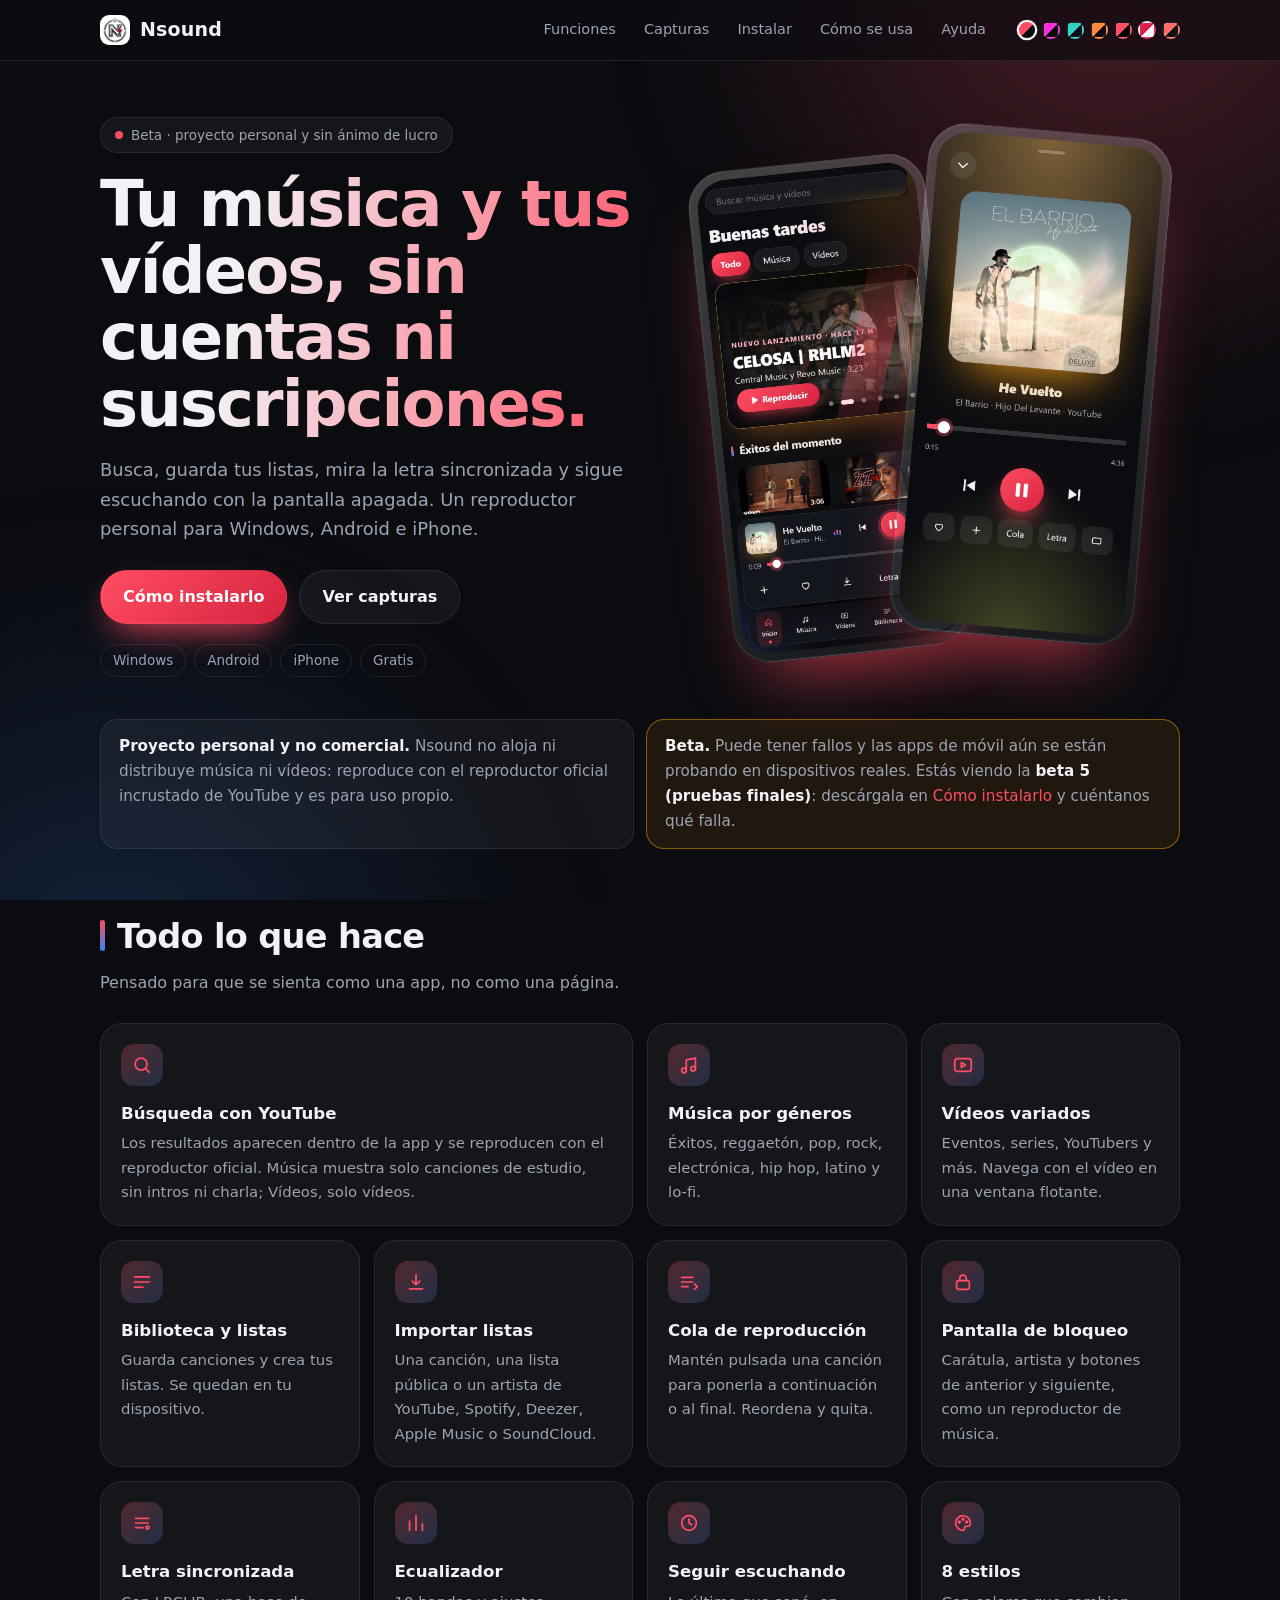
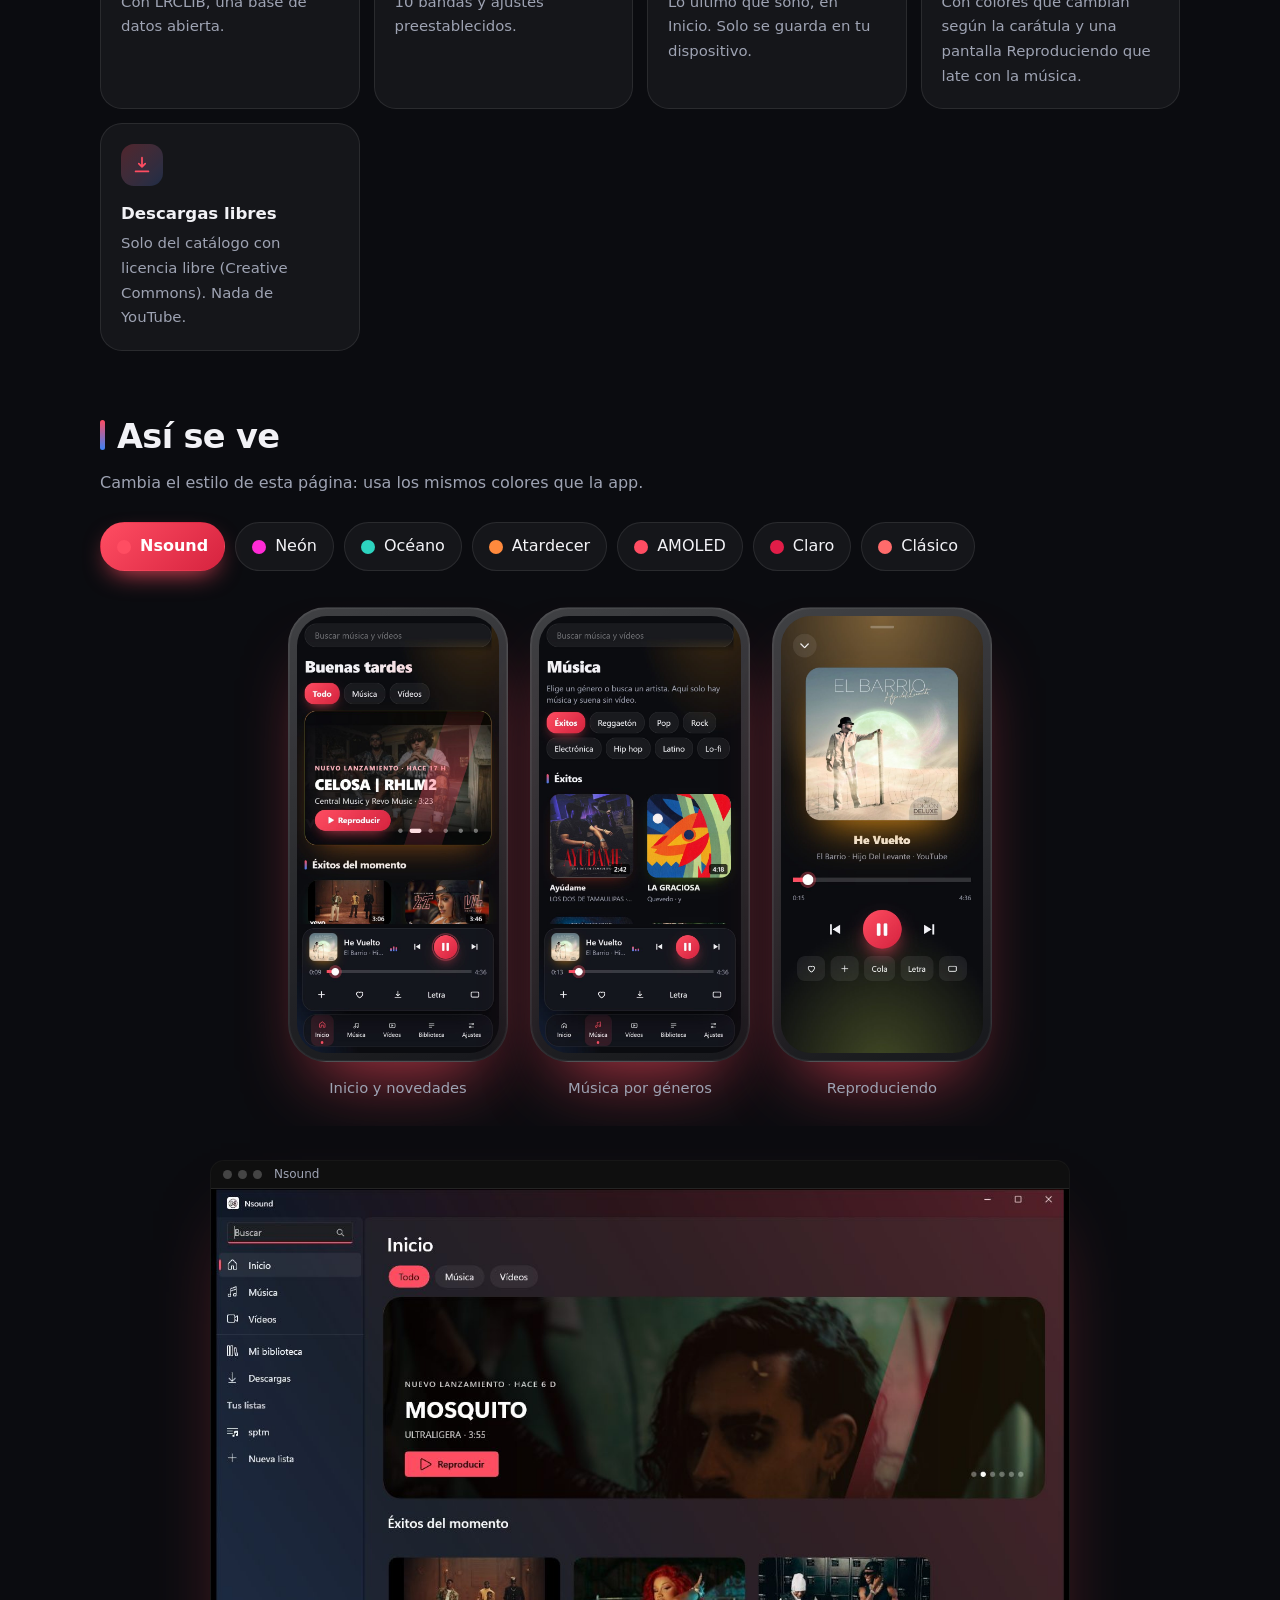
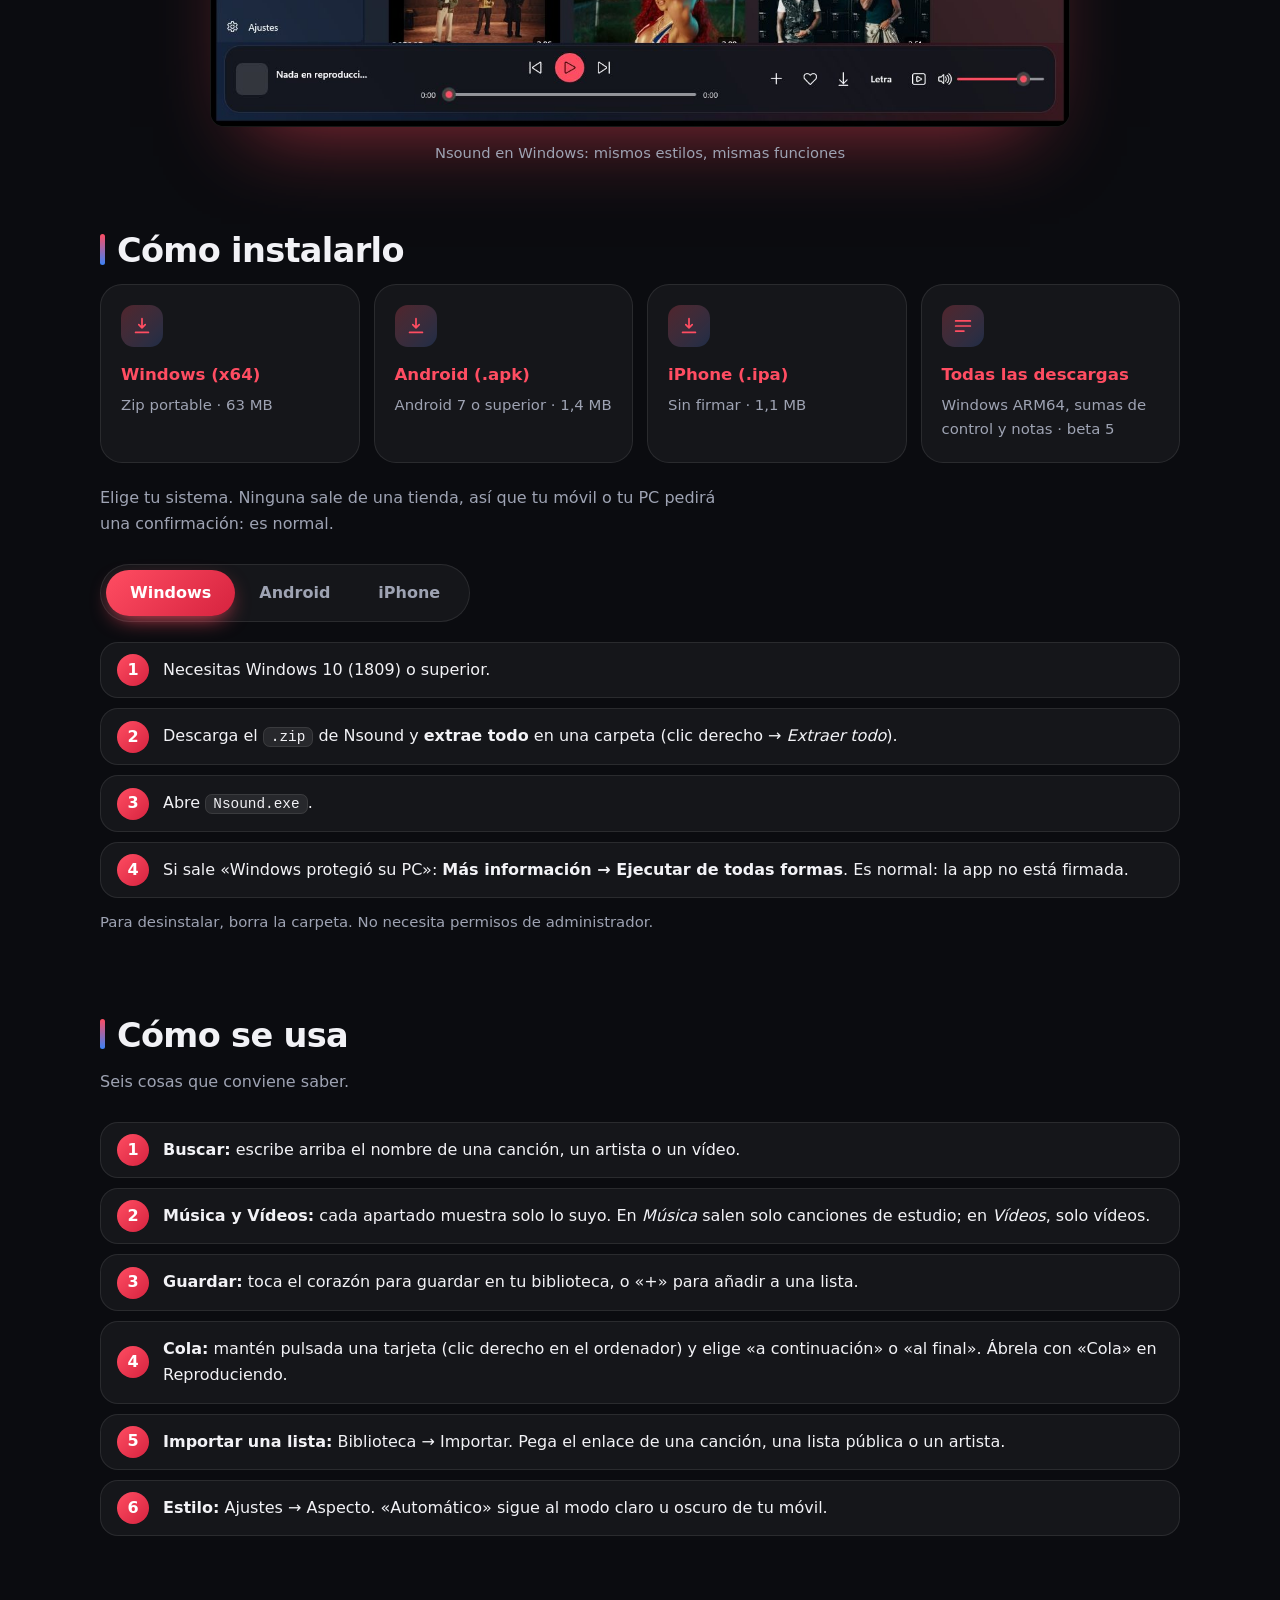
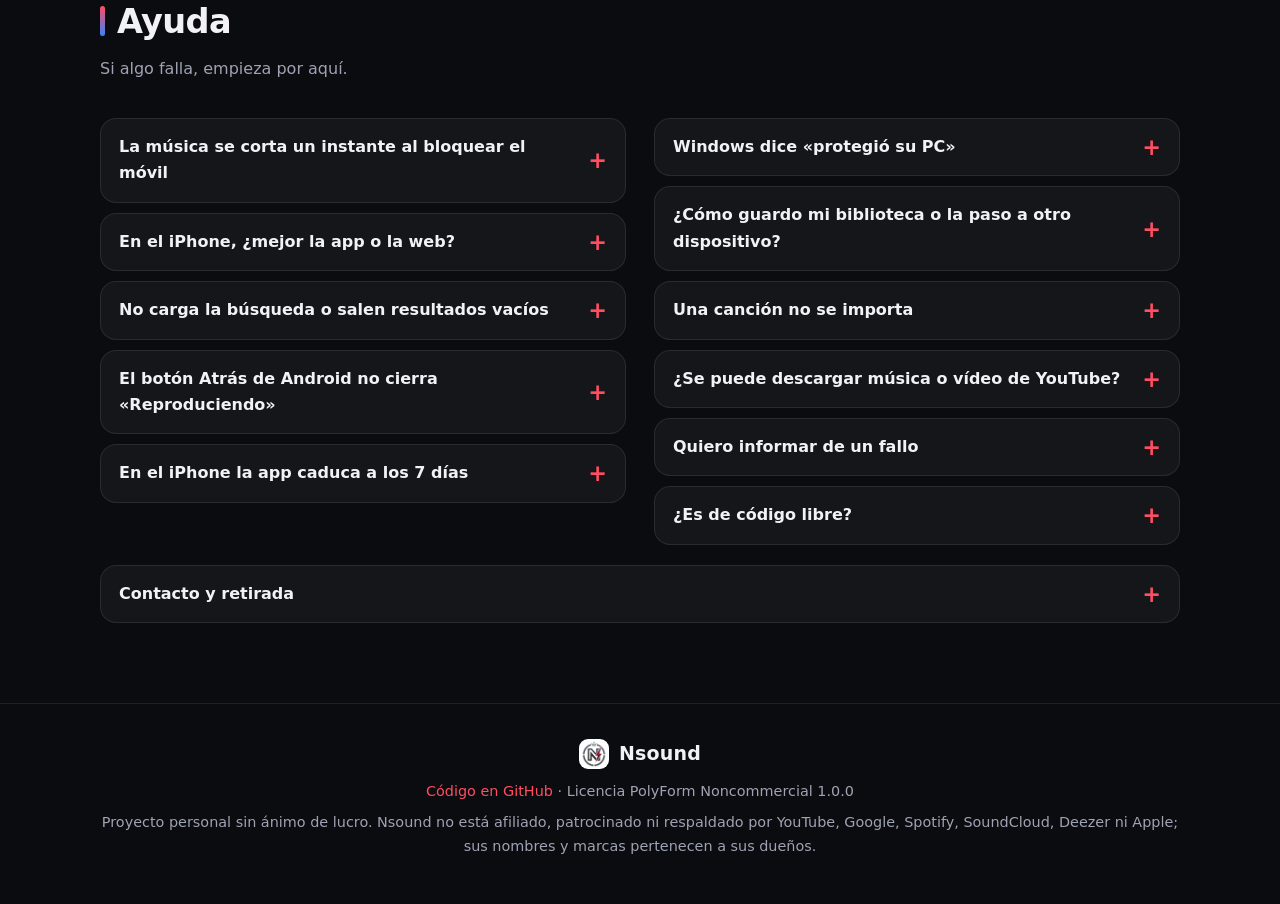
<file: site/index.html>
<!doctype html>
<html lang="es">
<head>
<meta charset="utf-8">
<meta name="viewport" content="width=device-width,initial-scale=1,viewport-fit=cover">
<title>Nsound</title>
<meta name="description" content="Reproductor personal de música y vídeo, gratuito y sin ánimo de lucro, para Windows, Android e iPhone.">
<meta name="theme-color" content="#0b0c10">
<link rel="icon" href="logo.png">
<link rel="apple-touch-icon" href="logo.png">
<style>
@property --hue { syntax: '<number>'; inherits: true; initial-value: 350; }
:root {
  --bg: #0b0c10; --card: rgba(255,255,255,.045); --line: rgba(255,255,255,.09); --tx: #f2f2f6; --mut: #9ea3b3;
  --ac: #ff4d62; --ac2: #d6233f; --blue: #3b82f6; --on: #fff; --w: 255,255,255;
  --r: 22px;
}
:root[data-t="neon"]      { --bg:#07060d; --ac:#ff2bd6; --ac2:#a815d6; --blue:#7c3aed; }
:root[data-t="oceano"]    { --bg:#05111b; --ac:#2dd4bf; --ac2:#0e9aa7; --blue:#38bdf8; --on:#04202a; }
:root[data-t="atardecer"] { --bg:#130b0d; --ac:#ff8a3d; --ac2:#e5484d; --blue:#f43f5e; --on:#2a0f08; }
:root[data-t="amoled"]    { --bg:#000; }
:root[data-t="claro"]     { --bg:#f4f5f8; --card:rgba(20,22,40,.045); --line:rgba(20,22,40,.12); --tx:#14161f; --mut:#5b6072; --ac:#e11d48; --ac2:#be123c; --w:20,22,40; }
:root[data-t="clasico"]   { --bg:#121214; --ac:#ff6b6b; --ac2:#e04a4a; --blue:#4a8cff; }
* { box-sizing: border-box; }
html { scroll-behavior: smooth; scroll-padding-top: 76px; }
body { margin: 0; background: var(--bg); color: var(--tx); font: 16px/1.65 system-ui, -apple-system, "Segoe UI", Roboto, sans-serif; overflow-x: hidden; transition: background .6s, color .4s; -webkit-text-size-adjust: 100%; }
img { max-width: 100%; display: block; }
a { color: var(--ac); text-decoration: none; } a:hover { text-decoration: underline; }
:focus-visible { outline: 2px solid var(--ac); outline-offset: 3px; border-radius: 8px; }
.w { width: min(1080px, 100% - 32px); margin: 0 auto; }

/* Ambiente: dos brillos que se desplazan despacio (solo transform: barato) */
.amb { position: fixed; inset: 0; z-index: 0; pointer-events: none; overflow: hidden; }
.amb i { position: absolute; width: 70vmax; height: 70vmax; border-radius: 50%; filter: blur(70px); opacity: .5; will-change: transform; }
.amb i:nth-child(1) { top: -38vmax; right: -22vmax; background: radial-gradient(closest-side, color-mix(in srgb, var(--ac) 55%, transparent), transparent); animation: drift 26s ease-in-out infinite alternate; }
.amb i:nth-child(2) { bottom: -42vmax; left: -26vmax; background: radial-gradient(closest-side, color-mix(in srgb, var(--blue) 40%, transparent), transparent); animation: drift 32s ease-in-out infinite alternate-reverse; }
@keyframes drift { from { transform: translate3d(0,0,0) scale(1); } to { transform: translate3d(-6vmax, 5vmax, 0) scale(1.15); } }
main, header.top, footer { position: relative; z-index: 1; }

/* Barra superior de cristal */
header.top { position: sticky; top: 0; z-index: 20; backdrop-filter: blur(16px) saturate(1.4); -webkit-backdrop-filter: blur(16px) saturate(1.4); background: color-mix(in srgb, var(--bg) 70%, transparent); border-bottom: 1px solid var(--line); }
.bar { display: flex; align-items: center; gap: 14px; height: 60px; }
.brand { display: flex; align-items: center; gap: 10px; font-weight: 800; font-size: 19px; letter-spacing: .01em; color: var(--tx); }
.brand img { width: 30px; height: 30px; border-radius: 9px; }
.brand:hover { text-decoration: none; }
nav.links { margin-left: auto; display: flex; gap: 4px; }
nav.links a { color: var(--mut); padding: 8px 12px; border-radius: 999px; font-size: 14.5px; transition: background .2s, color .2s; }
nav.links a:hover { color: var(--tx); background: var(--card); text-decoration: none; }
.dots { display: flex; gap: 6px; margin-left: 6px; }
.dots button { width: 18px; height: 18px; border-radius: 50%; border: 2px solid var(--line); padding: 0; cursor: pointer; transition: transform .2s, border-color .2s; }
.dots button:hover { transform: scale(1.2); } .dots button[aria-pressed=true] { border-color: var(--tx); transform: scale(1.15); }
@media (max-width: 760px) { nav.links { display: none; } .dots { margin-left: auto; } }

/* Portada */
.hero { display: grid; grid-template-columns: 1.05fr .95fr; gap: 28px; align-items: center; padding: 56px 0 34px; }
.pill { display: inline-flex; align-items: center; gap: 8px; padding: 6px 14px; border-radius: 999px; background: var(--card); border: 1px solid var(--line); color: var(--mut); font-size: 13.5px; }
.pill b { width: 8px; height: 8px; border-radius: 50%; background: var(--ac); box-shadow: 0 0 0 0 var(--ac); animation: ping 2s infinite; }
@keyframes ping { 70% { box-shadow: 0 0 0 9px transparent; } 100% { box-shadow: 0 0 0 0 transparent; } }
h1 { font-size: clamp(2.3rem, 6vw, 4rem); line-height: 1.04; letter-spacing: -.03em; margin: 18px 0 14px; font-weight: 850; background: linear-gradient(100deg, var(--tx) 25%, var(--ac)); -webkit-background-clip: text; background-clip: text; -webkit-text-fill-color: transparent; }
.lead { color: var(--mut); font-size: 1.12rem; max-width: 33rem; }
.cta { display: flex; flex-wrap: wrap; gap: 12px; margin: 26px 0 20px; }
.btn { display: inline-flex; align-items: center; gap: 8px; padding: 13px 22px; border-radius: 999px; font-weight: 700; border: 1px solid var(--line); background: var(--card); color: var(--tx); transition: transform .18s, box-shadow .25s, background .2s; }
.btn:hover { transform: translateY(-2px); text-decoration: none; }
.btn.main { background: linear-gradient(135deg, var(--ac), var(--ac2)); color: var(--on); border-color: transparent; box-shadow: 0 14px 34px -12px var(--ac); }
.btn.main:hover { box-shadow: 0 18px 40px -10px var(--ac); }
.plats { display: flex; gap: 8px; flex-wrap: wrap; } .plats span { font-size: 13.5px; color: var(--mut); padding: 4px 12px; border: 1px solid var(--line); border-radius: 999px; }

/* Móviles de la portada */
.stage { position: relative; height: 520px; display: flex; justify-content: center; }
.phone { position: absolute; width: 238px; padding: 8px; border-radius: 38px; background: linear-gradient(160deg, rgba(var(--w),.22), rgba(var(--w),.05)); border: 1px solid var(--line); box-shadow: 0 40px 70px -30px color-mix(in srgb, var(--ac) 70%, #000), inset 0 0 0 1px rgba(var(--w),.05); }
.phone img { border-radius: 30px; width: 100%; aspect-ratio: 364/788; object-fit: cover; background: #000; }
.phone.a { left: 6%; top: 24px; transform: rotate(-6deg); animation: float 7s ease-in-out infinite; }
.phone.b { right: 6%; top: 0; transform: rotate(5deg) scale(1.03); animation: float 8s ease-in-out -3s infinite; }
@keyframes float { 50% { translate: 0 -14px; } }
@media (max-width: 880px) { .hero { grid-template-columns: 1fr; padding-top: 34px; } .stage { height: 470px; } .phone { width: 206px; } }

/* Avisos */
.notes { display: grid; grid-template-columns: repeat(auto-fit, minmax(290px, 1fr)); gap: 12px; margin: 8px 0 8px; }
.note { padding: 14px 18px; border-radius: 18px; background: var(--card); border: 1px solid var(--line); color: var(--mut); font-size: .95rem; }
.note b { color: var(--tx); }
.note.warn { border-color: color-mix(in srgb, #f59e0b 50%, transparent); background: color-mix(in srgb, #f59e0b 9%, transparent); }

/* Secciones */
section { padding: 52px 0 6px; }
h2 { font-size: clamp(1.5rem, 3.4vw, 2.1rem); letter-spacing: -.02em; margin: 0 0 6px; }
h2::before { content: ''; display: inline-block; width: 5px; height: .9em; border-radius: 3px; margin-right: 12px; background: linear-gradient(var(--ac), var(--blue)); vertical-align: -.08em; }
.sub { color: var(--mut); margin: 0 0 26px; max-width: 40rem; }

/* Funciones: rejilla con brillo que sigue al cursor */
.grid { display: grid; grid-template-columns: repeat(auto-fit, minmax(235px, 1fr)); gap: 14px; }
.card { position: relative; padding: 20px; border-radius: var(--r); background: var(--card); border: 1px solid var(--line); overflow: hidden; transition: transform .3s cubic-bezier(.2,.8,.2,1), border-color .3s; }
.card::before { content: ''; position: absolute; inset: 0; background: radial-gradient(260px circle at var(--mx, 50%) var(--my, -30%), color-mix(in srgb, var(--ac) 22%, transparent), transparent 70%); opacity: 0; transition: opacity .3s; pointer-events: none; }
.card:hover { transform: translateY(-4px); border-color: color-mix(in srgb, var(--ac) 45%, var(--line)); } .card:hover::before { opacity: 1; }
.card.big { grid-column: span 2; } @media (max-width: 560px) { .card.big { grid-column: auto; } }
.ic { width: 42px; height: 42px; border-radius: 13px; display: grid; place-items: center; margin-bottom: 14px; background: linear-gradient(135deg, color-mix(in srgb, var(--ac) 26%, transparent), color-mix(in srgb, var(--blue) 20%, transparent)); color: var(--ac); }
.ic svg { width: 22px; height: 22px; fill: none; stroke: currentColor; stroke-width: 1.9; stroke-linecap: round; stroke-linejoin: round; }
.card h3 { margin: 0 0 4px; font-size: 1.04rem; } .card p { margin: 0; color: var(--mut); font-size: .93rem; }

/* Capturas */
.shots { display: flex; gap: 22px; overflow-x: auto; padding: 10px 6px 26px; scroll-snap-type: x mandatory; justify-content: safe center; scrollbar-width: thin; }
.shots figure { margin: 0; flex: 0 0 auto; scroll-snap-align: center; text-align: center; }
.phone img { transition: opacity .22s ease; } .phone img.swap { opacity: 0; }
.winshot { margin: 34px auto 0; max-width: 860px; text-align: center; }
.winframe { border-radius: 14px; overflow: hidden; border: 1px solid var(--line); background: #000; box-shadow: 0 40px 80px -40px color-mix(in srgb, var(--ac) 60%, #000); }
.wbar { display: flex; align-items: center; gap: 6px; height: 28px; padding: 0 12px; background: rgba(var(--w), .06); border-bottom: 1px solid var(--line); font-size: 12px; color: var(--mut); }
.wbar i { width: 9px; height: 9px; border-radius: 50%; background: rgba(var(--w), .22); } .wbar span { margin-left: 6px; }
.winframe img { width: 100%; display: block; transition: opacity .22s ease; } .winframe img.swap { opacity: 0; }
.winshot figcaption { color: var(--mut); font-size: .92rem; margin-top: 14px; }
.shots .phone { position: static; width: 220px; animation: none; transform: none; transition: transform .4s cubic-bezier(.2,.8,.2,1); }
.shots figure:hover .phone { transform: translateY(-8px) rotate(-1.5deg); }
.shots figcaption { color: var(--mut); font-size: .92rem; margin-top: 14px; }

/* Estilos de la web = estilos de la app */
.themes { display: flex; flex-wrap: wrap; gap: 10px; }
.chip { display: inline-flex; align-items: center; gap: 9px; padding: 10px 16px; border-radius: 999px; background: var(--card); border: 1px solid var(--line); color: var(--tx); font: inherit; cursor: pointer; transition: transform .15s, background .2s, box-shadow .25s; }
.chip i { width: 14px; height: 14px; border-radius: 50%; }
.chip:hover { transform: translateY(-2px); } .chip:active { transform: scale(.95); }
.chip[aria-pressed=true] { background: linear-gradient(135deg, var(--ac), var(--ac2)); color: var(--on); border-color: transparent; box-shadow: 0 10px 26px -10px var(--ac); font-weight: 700; }

/* Instalación */
.seg { position: relative; display: inline-flex; padding: 5px; border-radius: 999px; background: var(--card); border: 1px solid var(--line); margin-bottom: 20px; }
.seg button { position: relative; z-index: 1; padding: 10px 24px; border: 0; background: transparent; color: var(--mut); font: inherit; font-weight: 600; border-radius: 999px; cursor: pointer; transition: color .25s; }
.seg button[aria-selected=true] { color: var(--on); }
.seg .ind { position: absolute; top: 5px; bottom: 5px; left: 5px; border-radius: 999px; background: linear-gradient(135deg, var(--ac), var(--ac2)); box-shadow: 0 8px 22px -8px var(--ac); transition: transform .35s cubic-bezier(.3,1.2,.4,1), width .35s; }
.pane { display: none; } .pane.on { display: block; animation: rise .45s cubic-bezier(.2,.8,.2,1); }
@keyframes rise { from { opacity: 0; transform: translateY(12px); } }
ol.steps { list-style: none; margin: 0; padding: 0; counter-reset: s; display: grid; gap: 10px; }
ol.steps li { counter-increment: s; position: relative; padding: 14px 16px 14px 62px; border-radius: 18px; background: var(--card); border: 1px solid var(--line); }
ol.steps li::before { content: counter(s); position: absolute; left: 16px; top: 50%; translate: 0 -50%; width: 32px; height: 32px; border-radius: 50%; display: grid; place-items: center; font-weight: 800; color: var(--on); background: linear-gradient(135deg, var(--ac), var(--ac2)); }
code { background: rgba(var(--w), .08); border: 1px solid var(--line); border-radius: 7px; padding: 1px 7px; font-size: .9em; }
.hint { color: var(--mut); font-size: .93rem; margin-top: 12px; }

/* Ayuda */
details { background: var(--card); border: 1px solid var(--line); border-radius: 16px; padding: 0 18px; margin: 10px 0; transition: border-color .25s, background .25s; }
details[open] { border-color: color-mix(in srgb, var(--ac) 40%, var(--line)); background: color-mix(in srgb, var(--ac) 5%, var(--card)); }
summary { cursor: pointer; font-weight: 650; padding: 15px 0; list-style: none; display: flex; justify-content: space-between; gap: 12px; align-items: center; }
summary::-webkit-details-marker { display: none; }
summary::after { content: '+'; font-size: 1.4rem; line-height: 1; color: var(--ac); transition: transform .3s; flex: none; }
details[open] summary::after { transform: rotate(45deg); }
details p, details > div { margin: 0 0 16px; color: var(--mut); }
.two { display: grid; grid-template-columns: 1fr 1fr; gap: 0 28px; } @media (max-width: 820px) { .two { grid-template-columns: 1fr; } }

footer { margin-top: 64px; padding: 34px 0 46px; border-top: 1px solid var(--line); color: var(--mut); font-size: .9rem; text-align: center; }
footer .brand { justify-content: center; margin-bottom: 10px; }

/* Aparecer al hacer scroll (solo con JS; sin JS todo se ve) */
.js .rv { opacity: 0; transform: translateY(22px); transition: opacity .7s cubic-bezier(.2,.8,.2,1), transform .7s cubic-bezier(.2,.8,.2,1); transition-delay: var(--d, 0s); }
.js .rv.in { opacity: 1; transform: none; }
@media (prefers-reduced-motion: reduce) {
  *, *::before, *::after { animation: none !important; transition: none !important; scroll-behavior: auto !important; }
  .js .rv { opacity: 1; transform: none; }
}
</style>
</head>
<body>
<script>document.documentElement.classList.add('js');try{var t=localStorage.getItem('nsound-site-theme');if(t)document.documentElement.dataset.t=t}catch(e){}</script>
<svg width="0" height="0" style="position:absolute" aria-hidden="true"><defs>
<symbol id="i-search" viewBox="0 0 24 24"><circle cx="11" cy="11" r="6.5"/><path d="M16 16l4 4"/></symbol>
<symbol id="i-music" viewBox="0 0 24 24"><path d="M9 18V6.5l10-2V16"/><circle cx="6.5" cy="18" r="2.5"/><circle cx="16.5" cy="16" r="2.5"/></symbol>
<symbol id="i-video" viewBox="0 0 24 24"><rect x="3" y="5" width="18" height="14" rx="3"/><path d="M10.2 9.2v5.6l4.6-2.8z"/></symbol>
<symbol id="i-lib" viewBox="0 0 24 24"><path d="M4 6.5h16M4 12h16M4 17.5h9"/></symbol>
<symbol id="i-import" viewBox="0 0 24 24"><path d="M12 4v11m0 0-4-4m4 4 4-4M5 19.5h14"/></symbol>
<symbol id="i-lyrics" viewBox="0 0 24 24"><path d="M5 7h14M5 12h14M5 17h8"/><circle cx="18" cy="17" r="1.6"/></symbol>
<symbol id="i-eq" viewBox="0 0 24 24"><path d="M5 20V10M12 20V4M19 20v-7"/></symbol>
<symbol id="i-queue" viewBox="0 0 24 24"><path d="M4 7h12M4 12h12M4 17h7"/><path d="M18 14l3 3-3 3"/></symbol>
<symbol id="i-lock" viewBox="0 0 24 24"><rect x="5" y="10.5" width="14" height="9.5" rx="2.5"/><path d="M8.5 10.5V8a3.5 3.5 0 0 1 7 0v2.5"/></symbol>
<symbol id="i-clock" viewBox="0 0 24 24"><circle cx="12" cy="12" r="8"/><path d="M12 7.5V12l3 2"/></symbol>
<symbol id="i-pal" viewBox="0 0 24 24"><path d="M12 4a8 8 0 1 0 0 16c1.4 0 2-.9 1.6-2-.4-1.2.3-2.2 1.6-2.2H17a3 3 0 0 0 3-3A8 8 0 0 0 12 4z"/><circle cx="8" cy="11" r="1"/><circle cx="12" cy="8" r="1"/><circle cx="16" cy="11" r="1"/></symbol>
<symbol id="i-dl" viewBox="0 0 24 24"><path d="M12 4v10m0 0-3.5-3.5M12 14l3.5-3.5M5 19h14"/></symbol>
</defs></svg>
<div class="amb" aria-hidden="true"><i></i><i></i></div>

<header class="top"><div class="w bar">
  <a class="brand" href="#"><img src="logo.png" alt="">Nsound</a>
  <nav class="links" aria-label="Secciones"><a href="#funciones">Funciones</a><a href="#capturas">Capturas</a><a href="#instalar">Instalar</a><a href="#uso">Cómo se usa</a><a href="#ayuda">Ayuda</a></nav>
  <div class="dots" role="group" aria-label="Estilo de la web" id="dots"></div>
</div></header>

<main>
<div class="w">
  <div class="hero">
    <div class="rv">
      <span class="pill"><b></b>Beta · proyecto personal y sin ánimo de lucro</span>
      <h1>Tu música y tus vídeos, sin cuentas ni suscripciones.</h1>
      <p class="lead">Busca, guarda tus listas, mira la letra sincronizada y sigue escuchando con la pantalla apagada. Un reproductor personal para Windows, Android e iPhone.</p>
      <div class="cta"><a class="btn main" href="#instalar">Cómo instalarlo</a><a class="btn" href="#capturas">Ver capturas</a></div>
      <div class="plats"><span>Windows</span><span>Android</span><span>iPhone</span><span>Gratis</span></div>
    </div>
    <div class="stage rv" style="--d:.15s" aria-hidden="true">
      <div class="phone a"><img data-shot="inicio" src="img/nsound/inicio.jpg" alt=""></div>
      <div class="phone b"><img data-shot="reproduciendo" src="img/nsound/reproduciendo.jpg" alt=""></div>
    </div>
  </div>

  <div class="notes rv">
    <div class="note"><b>Proyecto personal y no comercial.</b> Nsound no aloja ni distribuye música ni vídeos: reproduce con el reproductor oficial incrustado de YouTube y es para uso propio.</div>
    <div class="note warn"><b>Beta.</b> Puede tener fallos y las apps de móvil aún se están probando en dispositivos reales. Estás viendo la <b>beta 5 (pruebas finales)</b>: descárgala en <a href="#instalar">Cómo instalarlo</a> y cuéntanos qué falla.</div>
  </div>

  <section id="funciones">
    <h2 class="rv">Todo lo que hace</h2>
    <p class="sub rv">Pensado para que se sienta como una app, no como una página.</p>
    <div class="grid" id="feat">
      <div class="card big rv"><div class="ic"><svg><use href="#i-search"/></svg></div><h3>Búsqueda con YouTube</h3><p>Los resultados aparecen dentro de la app y se reproducen con el reproductor oficial. Música muestra solo canciones de estudio, sin intros ni charla; Vídeos, solo vídeos.</p></div>
      <div class="card rv" style="--d:.05s"><div class="ic"><svg><use href="#i-music"/></svg></div><h3>Música por géneros</h3><p>Éxitos, reggaetón, pop, rock, electrónica, hip hop, latino y lo-fi.</p></div>
      <div class="card rv" style="--d:.1s"><div class="ic"><svg><use href="#i-video"/></svg></div><h3>Vídeos variados</h3><p>Eventos, series, YouTubers y más. Navega con el vídeo en una ventana flotante.</p></div>
      <div class="card rv"><div class="ic"><svg><use href="#i-lib"/></svg></div><h3>Biblioteca y listas</h3><p>Guarda canciones y crea tus listas. Se quedan en tu dispositivo.</p></div>
      <div class="card rv" style="--d:.05s"><div class="ic"><svg><use href="#i-import"/></svg></div><h3>Importar listas</h3><p>Una canción, una lista pública o un artista de YouTube, Spotify, Deezer, Apple Music o SoundCloud.</p></div>
      <div class="card rv" style="--d:.1s"><div class="ic"><svg><use href="#i-queue"/></svg></div><h3>Cola de reproducción</h3><p>Mantén pulsada una canción para ponerla a continuación o al final. Reordena y quita.</p></div>
      <div class="card rv"><div class="ic"><svg><use href="#i-lock"/></svg></div><h3>Pantalla de bloqueo</h3><p>Carátula, artista y botones de anterior y siguiente, como un reproductor de música.</p></div>
      <div class="card rv" style="--d:.05s"><div class="ic"><svg><use href="#i-lyrics"/></svg></div><h3>Letra sincronizada</h3><p>Con LRCLIB, una base de datos abierta.</p></div>
      <div class="card rv" style="--d:.1s"><div class="ic"><svg><use href="#i-eq"/></svg></div><h3>Ecualizador</h3><p>10 bandas y ajustes preestablecidos.</p></div>
      <div class="card rv"><div class="ic"><svg><use href="#i-clock"/></svg></div><h3>Seguir escuchando</h3><p>Lo último que sonó, en Inicio. Solo se guarda en tu dispositivo.</p></div>
      <div class="card rv" style="--d:.05s"><div class="ic"><svg><use href="#i-pal"/></svg></div><h3>8 estilos</h3><p>Con colores que cambian según la carátula y una pantalla Reproduciendo que late con la música.</p></div>
      <div class="card rv" style="--d:.1s"><div class="ic"><svg><use href="#i-dl"/></svg></div><h3>Descargas libres</h3><p>Solo del catálogo con licencia libre (Creative Commons). Nada de YouTube.</p></div>
    </div>
  </section>

  <section id="capturas">
    <h2 class="rv">Así se ve</h2>
    <p class="sub rv">Cambia el estilo de esta página: usa los mismos colores que la app.</p>
    <div class="themes rv" id="themes" role="group" aria-label="Estilos"></div>
    <div class="shots" style="margin-top:26px">
      <figure class="rv"><div class="phone"><img data-shot="inicio" src="img/nsound/inicio.jpg" alt="Pantalla de inicio con las novedades" loading="lazy"></div><figcaption>Inicio y novedades</figcaption></figure>
      <figure class="rv" style="--d:.08s"><div class="phone"><img data-shot="musica" src="img/nsound/musica.jpg" alt="Pantalla de música por géneros" loading="lazy"></div><figcaption>Música por géneros</figcaption></figure>
      <figure class="rv" style="--d:.16s"><div class="phone"><img data-shot="reproduciendo" src="img/nsound/reproduciendo.jpg" alt="Pantalla Reproduciendo con el color de la carátula" loading="lazy"></div><figcaption>Reproduciendo</figcaption></figure>
    </div>
    <figure class="winshot rv"><div class="winframe"><div class="wbar"><i></i><i></i><i></i><span>Nsound</span></div><img data-win src="img/windows/nsound.jpg" alt="Nsound en Windows" loading="lazy"></div><figcaption>Nsound en Windows: mismos estilos, mismas funciones</figcaption></figure>
  </section>

  <section id="instalar">
    <h2 class="rv">Cómo instalarlo</h2>
    <div class="grid rv" style="margin-bottom:22px">
      <a class="card" href="https://github.com/vhkp259r94-cmyk/spotios/releases/download/v0.8.0-beta.5/Nsound-0.8.0-beta.5-windows-x64.zip"><div class="ic"><svg><use href="#i-dl"/></svg></div><h3>Windows (x64)</h3><p>Zip portable · 63 MB</p></a>
      <a class="card" href="https://github.com/vhkp259r94-cmyk/spotios/releases/download/v0.8.0-beta.5/Nsound-0.8.0-beta.5-android.apk"><div class="ic"><svg><use href="#i-dl"/></svg></div><h3>Android (.apk)</h3><p>Android 7 o superior · 1,4 MB</p></a>
      <a class="card" href="https://github.com/vhkp259r94-cmyk/spotios/releases/download/v0.8.0-beta.5/Nsound-0.8.0-beta.5-unsigned.ipa"><div class="ic"><svg><use href="#i-dl"/></svg></div><h3>iPhone (.ipa)</h3><p>Sin firmar · 1,1 MB</p></a>
      <a class="card" href="https://github.com/vhkp259r94-cmyk/spotios/releases/tag/v0.8.0-beta.5"><div class="ic"><svg><use href="#i-lib"/></svg></div><h3>Todas las descargas</h3><p>Windows ARM64, sumas de control y notas · beta 5</p></a>
    </div>
    <p class="sub rv">Elige tu sistema. Ninguna sale de una tienda, así que tu móvil o tu PC pedirá una confirmación: es normal.</p>
    <div class="seg rv" role="tablist" id="seg"><span class="ind" id="ind"></span>
      <button role="tab" aria-selected="true" data-t="win">Windows</button><button role="tab" aria-selected="false" data-t="and">Android</button><button role="tab" aria-selected="false" data-t="ios">iPhone</button></div>
    <div class="pane on" id="win"><ol class="steps">
      <li>Necesitas Windows 10 (1809) o superior.</li>
      <li>Descarga el <code>.zip</code> de Nsound y <b>extrae todo</b> en una carpeta (clic derecho → <i>Extraer todo</i>).</li>
      <li>Abre <code>Nsound.exe</code>.</li>
      <li>Si sale «Windows protegió su PC»: <b>Más información → Ejecutar de todas formas</b>. Es normal: la app no está firmada.</li></ol>
      <p class="hint">Para desinstalar, borra la carpeta. No necesita permisos de administrador.</p></div>
    <div class="pane" id="and"><ol class="steps">
      <li>Necesitas Android 7 o superior.</li>
      <li>Descarga el <code>.apk</code> en el móvil y ábrelo.</li>
      <li>Android pedirá permitir instalar desde esa fuente: acepta en <b>Ajustes</b>. Puedes quitar el permiso después.</li>
      <li>Si Play Protect avisa de «App no verificada»: <b>Más detalles → Instalar de todas formas</b>.</li>
      <li>Pulsa <b>Instalar</b> y luego <b>Abrir</b>. Acepta las notificaciones para ver el control de reproducción.</li></ol></div>
    <div class="pane" id="ios"><ol class="steps">
      <li>El <code>.ipa</code> no está firmado: se firma con tu Apple ID al instalar. Lo más fácil es <a href="https://sideloadly.io">Sideloadly</a> en tu ordenador (en Windows, con iTunes e iCloud descargados de Apple.com).</li>
      <li>Conecta el iPhone por cable y pulsa <b>Confiar</b>.</li>
      <li>Arrastra el <code>.ipa</code> a Sideloadly, escribe tu Apple ID y pulsa <b>Start</b>.</li>
      <li>En el iPhone: <b>Ajustes → General → VPN y gestión de dispositivos →</b> tu Apple ID <b>→ Confiar</b>.</li>
      <li>Activa <b>Ajustes → Privacidad y seguridad → Modo desarrollador</b> y reinicia.</li>
      <li>Abre Nsound. Con un Apple ID gratuito la app caduca a los 7 días y hay que reinstalarla.</li></ol>
      <h3 style="margin:26px 0 10px">Que se renueve sola</h3>
      <p class="hint" style="margin:0 0 12px">Añade la fuente de Nsound en SideStore o AltStore y se instalará y se actualizará desde ahí: <a href="sidestore://source?url=https://vhkp259r94-cmyk.github.io/spotios/source.json">Añadir a SideStore</a> · <a href="altstore://source?url=https://vhkp259r94-cmyk.github.io/spotios/source.json">Añadir a AltStore</a> · <code>https://vhkp259r94-cmyk.github.io/spotios/source.json</code></p>
      <div class="grid">
        <div class="card"><h3>SideStore <span style="color:var(--ac);font-size:.8rem">recomendada</span></h3><p>Renueva la app en el propio iPhone, sin ordenador. Instálalo una vez con su <a href="https://docs.sidestore.io">guía oficial</a> y abre el <code>.ipa</code> con SideStore.</p></div>
        <div class="card"><h3>AltStore</h3><p>Renueva por wifi mientras tu ordenador (con AltServer) esté encendido en la misma red. <a href="https://altstore.io">altstore.io</a></p></div>
        <div class="card"><h3>TrollStore</h3><p>Instala sin que caduque nunca, pero solo funciona en iOS 14.0–16.6.1 y 17.0. <a href="https://ios.cfw.guide/installing-trollstore/">Guía</a></p></div>
      </div>
      <p class="hint">No recomendamos las tiendas con certificados «empresariales» (ESign, Scarlet…): Apple los revoca de golpe y la app deja de abrirse. Con un Apple ID gratuito el límite es de 3 apps a la vez.</p></div>
  </section>

  <section id="uso">
    <h2 class="rv">Cómo se usa</h2>
    <p class="sub rv">Seis cosas que conviene saber.</p>
    <ol class="steps rv">
      <li><b>Buscar:</b> escribe arriba el nombre de una canción, un artista o un vídeo.</li>
      <li><b>Música y Vídeos:</b> cada apartado muestra solo lo suyo. En <i>Música</i> salen solo canciones de estudio; en <i>Vídeos</i>, solo vídeos.</li>
      <li><b>Guardar:</b> toca el corazón para guardar en tu biblioteca, o «+» para añadir a una lista.</li>
      <li><b>Cola:</b> mantén pulsada una tarjeta (clic derecho en el ordenador) y elige «a continuación» o «al final». Ábrela con «Cola» en Reproduciendo.</li>
      <li><b>Importar una lista:</b> Biblioteca → Importar. Pega el enlace de una canción, una lista pública o un artista.</li>
      <li><b>Estilo:</b> Ajustes → Aspecto. «Automático» sigue al modo claro u oscuro de tu móvil.</li>
    </ol>
  </section>

  <section id="ayuda">
    <h2 class="rv">Ayuda</h2>
    <p class="sub rv">Si algo falla, empieza por aquí.</p>
    <div class="two rv">
      <div>
        <details><summary>La música se corta un instante al bloquear el móvil</summary><p>Nsound reproduce con el reproductor de YouTube incrustado, y al salir de la app, apagar la pantalla o desbloquear, el sistema puede pausarlo un instante. Nsound lo reanuda solo, así que puede notarse un corte de aproximadamente un segundo: es una limitación del sistema con el reproductor oficial de YouTube. Si pausas tú, no se reanuda. En el iPhone, si la música lleva mucho rato en pausa con el móvil bloqueado, iOS puede cerrar la app y hay que abrirla para seguir. En Android hay una notificación de reproducción (acepta el permiso de notificaciones); si aun así se para, en Ajustes del móvil → Batería → Nsound elige «Sin restricciones» y no cierres la app desde recientes. Sigue siendo una beta.</p></details>
        <details><summary>En el iPhone, ¿mejor la app o la web?</summary><p>La app instalada: mantiene la música con la pantalla bloqueada de forma más fiable. Desde Safari, la página usa un truco (un audio silencioso) para seguir viva al bloquear, pero iOS puede cortarla igualmente. Si lo usas desde la web, abre la web desde «Añadir a pantalla de inicio» y no la cierres.</p></details>
        <details><summary>No carga la búsqueda o salen resultados vacíos</summary><p>Comprueba la conexión. YouTube puede limitar las peticiones durante unos minutos: espera y vuelve a probar.</p></details>
        <details><summary>El botón Atrás de Android no cierra «Reproduciendo»</summary><p>Actualiza a la última versión: ya cierra primero Reproduciendo, la cola y los menús, y minimiza el vídeo.</p></details>
        <details><summary>En el iPhone la app caduca a los 7 días</summary><p>Es una limitación de Apple con los ID gratuitos. Hay que volver a instalarla con Sideloadly o AltStore (este último la renueva solo).</p></details>
      </div>
      <div>
        <details><summary>Windows dice «protegió su PC»</summary><p>Es normal: la app no está firmada. Pulsa «Más información» y luego «Ejecutar de todas formas».</p></details>
        <details><summary>¿Cómo guardo mi biblioteca o la paso a otro dispositivo?</summary><p>En Biblioteca pulsa «Exportar»: se crea un archivo con tus canciones guardadas y tus listas, solo con lo que tú guardaste. Para recuperarlo, en «Importar» elige ese archivo y se añade sin borrar nada de lo que ya tengas. Nsound no tiene cuentas: cada persona guarda su propio archivo.</p></details>
        <details><summary>Una canción no se importa</summary><p>Puede que no exista en YouTube Music con ese título. Al terminar, la app muestra la lista de canciones sin encontrar.</p></details>
        <details><summary>¿Se puede descargar música o vídeo de YouTube?</summary><p>No. Nsound reproduce YouTube con su reproductor oficial y no extrae ni descarga contenido. Las descargas solo existen para contenido libre (Creative Commons).</p></details>
        <details><summary>Quiero informar de un fallo</summary><p>Abre una <a href="https://github.com/vhkp259r94-cmyk/spotios/issues">incidencia</a> con: modelo de móvil, versión de Android o iOS, versión de Nsound, si usabas Wi‑Fi o datos, qué hacías y cuánto tardó en fallar. Una captura ayuda mucho.</p></details>
        <details><summary>¿Es de código libre?</summary><p>El código es visible y se puede usar y modificar sin fines comerciales (licencia PolyForm Noncommercial). No se puede vender ni publicar copias comerciales, y el nombre y logo de Nsound son de la marca.</p></details>
      </div>
    </div>
    <details class="rv"><summary>Contacto y retirada</summary><p>Si eres titular de derechos o de una marca y quieres que se retire o se corrija algo, abre una <a href="https://github.com/vhkp259r94-cmyk/spotios/issues">incidencia en GitHub</a> indicando qué y dónde. Se atiende lo antes posible.</p></details>
  </section>
</div>
</main>

<footer><div class="w">
  <a class="brand" href="#"><img src="logo.png" alt="">Nsound</a>
  <div><a href="https://github.com/vhkp259r94-cmyk/spotios">Código en GitHub</a> · Licencia PolyForm Noncommercial 1.0.0</div>
  <div style="margin-top:8px">Proyecto personal sin ánimo de lucro. Nsound no está afiliado, patrocinado ni respaldado por YouTube, Google, Spotify, SoundCloud, Deezer ni Apple; sus nombres y marcas pertenecen a sus dueños.</div>
</div></footer>

<script>
(function () {
  var $ = function (s, r) { return (r || document).querySelector(s); }, $$ = function (s, r) { return Array.prototype.slice.call((r || document).querySelectorAll(s)); };
  var root = document.documentElement;

  // Estilos: los mismos que la app
  var LOOKS = [['nsound', 'Nsound', '#ff4d62', '#0b0c10'], ['neon', 'Neón', '#ff2bd6', '#07060d'], ['oceano', 'Océano', '#2dd4bf', '#05111b'], ['atardecer', 'Atardecer', '#ff8a3d', '#130b0d'],
    ['amoled', 'AMOLED', '#ff4d62', '#000'], ['claro', 'Claro', '#e11d48', '#f4f5f8'], ['clasico', 'Clásico', '#ff6b6b', '#121214']];
  function setTheme(id) {
    root.dataset.t = id;
    var l = LOOKS.filter(function (x) { return x[0] === id; })[0] || LOOKS[0];
    var m = $('meta[name=theme-color]'); if (m) m.setAttribute('content', l[3]);
    $$('[data-th]').forEach(function (b) { b.setAttribute('aria-pressed', b.dataset.th === id); });
    try { localStorage.setItem('nsound-site-theme', id); } catch (e) {}
    $$('img[data-shot],img[data-win]').forEach(function (im) {
      var src = im.hasAttribute('data-win') ? 'img/windows/' + id + '.jpg' : 'img/' + id + '/' + im.dataset.shot + '.jpg';
      if (im.getAttribute('src') === src) return;
      var pre = new Image(); pre.onload = function () { im.classList.add('swap'); setTimeout(function () { im.src = src; im.classList.remove('swap'); }, 200); }; pre.src = src;
    });
  }
  LOOKS.forEach(function (l) {
    var d = document.createElement('button'); d.dataset.th = l[0]; d.title = l[1]; d.setAttribute('aria-label', 'Estilo ' + l[1]); d.style.background = 'linear-gradient(135deg,' + l[2] + ' 50%,' + l[3] + ' 50%)';
    d.onclick = function () { setTheme(l[0]); }; $('#dots').appendChild(d);
    var c = document.createElement('button'); c.className = 'chip'; c.dataset.th = l[0]; c.innerHTML = '<i style="background:' + l[2] + '"></i>' + l[1];
    c.onclick = function () { setTheme(l[0]); }; $('#themes').appendChild(c);
  });
  setTheme(root.dataset.t || 'nsound');

  // Pestañas de instalación con indicador deslizante
  var seg = $('#seg'), ind = $('#ind');
  function place() { var b = $('button[aria-selected=true]', seg); if (!b) return; ind.style.width = b.offsetWidth + 'px'; ind.style.transform = 'translateX(' + (b.offsetLeft - 5) + 'px)'; }
  $$('button', seg).forEach(function (b) {
    b.onclick = function () {
      $$('button', seg).forEach(function (x) { x.setAttribute('aria-selected', x === b); });
      $$('.pane').forEach(function (p) { p.classList.toggle('on', p.id === b.dataset.t); });
      place();
    };
  });
  window.addEventListener('resize', place); window.addEventListener('load', place); place();

  // Brillo que sigue al cursor en las tarjetas
  $$('.card').forEach(function (c) {
    c.addEventListener('pointermove', function (e) { var r = c.getBoundingClientRect(); c.style.setProperty('--mx', (e.clientX - r.left) + 'px'); c.style.setProperty('--my', (e.clientY - r.top) + 'px'); });
  });

  // Aparecer al hacer scroll
  var els = $$('.rv');
  if ('IntersectionObserver' in window) {
    var io = new IntersectionObserver(function (es) { es.forEach(function (e) { if (e.isIntersecting) { e.target.classList.add('in'); io.unobserve(e.target); } }); }, { threshold: .12, rootMargin: '0px 0px -6% 0px' });
    els.forEach(function (e) { io.observe(e); });
  } else els.forEach(function (e) { e.classList.add('in'); });
})();
</script>
</body>
</html>
</file>
